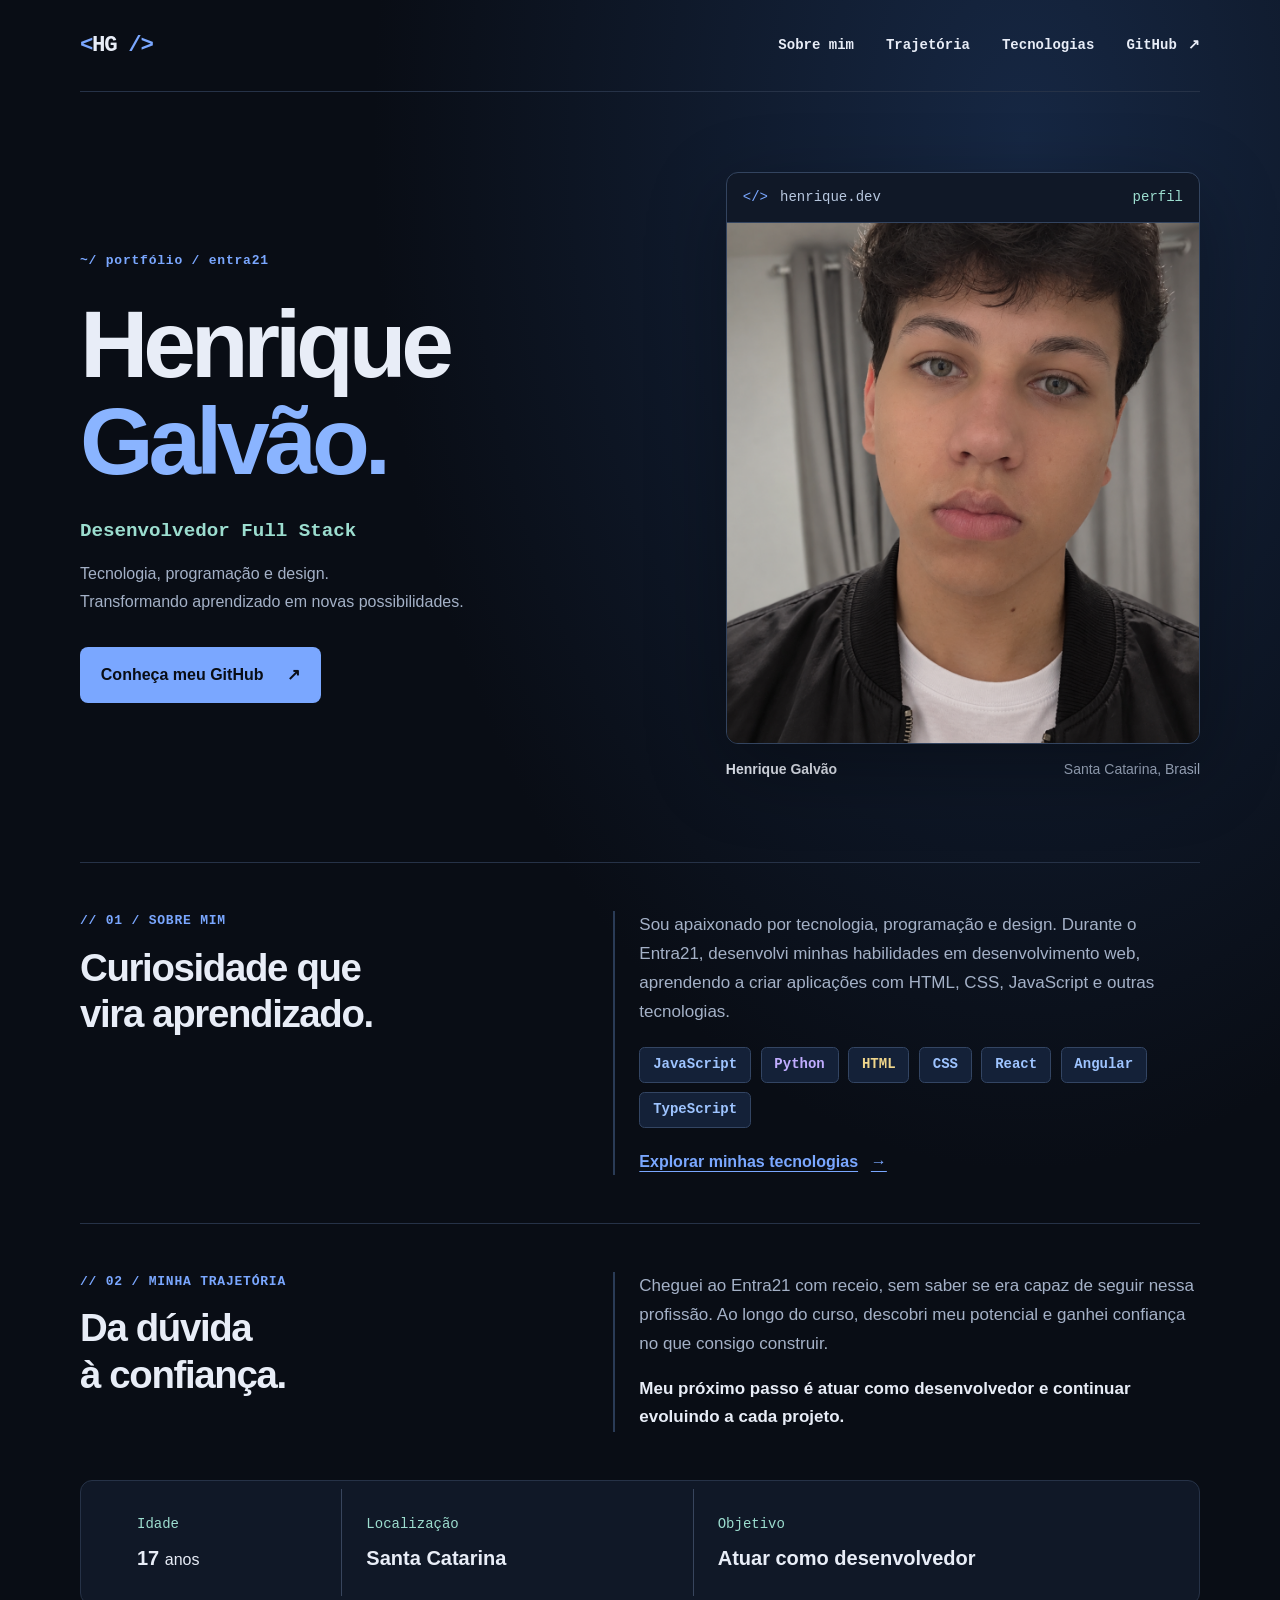
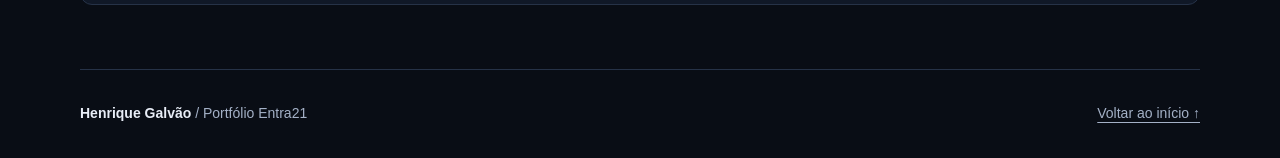
<file: index.html>
<!DOCTYPE html>
<html lang="pt-BR">
<head>
    <meta charset="UTF-8">
    <meta name="viewport" content="width=device-width, initial-scale=1.0">
    <meta name="description" content="Portfólio de Henrique Galvão, desenvolvedor Full Stack. Conheça minha trajetória no Entra21 e meu interesse por tecnologia, programação e design.">
    <meta name="theme-color" content="#090d15">
    <link rel="stylesheet" href="css/style.css">
    <title>Henrique Galvão | Desenvolvedor Full Stack</title>
    <script src="js/script.js" defer></script>
</head>
<body>
    <a class="skip-link" href="#conteudo">Pular para o conteúdo</a>
    <header class="header container">
        <a class="brand" href="#inicio" aria-label="Henrique Galvão — início"><span aria-hidden="true">&lt;</span>HG<span aria-hidden="true"> /&gt;</span></a>
        <nav aria-label="Navegação principal">
            <a href="#sobre">Sobre mim</a>
            <a href="#trajetoria">Trajetória</a>
            <a href="tecnologias.html">Tecnologias</a>
            <a class="nav-github" href="https://github.com/hericota" target="_blank" rel="noopener noreferrer">GitHub <span aria-hidden="true">↗</span><span class="sr-only"> (abre em nova aba)</span></a>
        </nav>
    </header>

    <main id="conteudo" class="container" tabindex="-1">
        <section class="hero" id="inicio" aria-labelledby="titulo">
            <div class="hero-copy">
                <p class="eyebrow"><span aria-hidden="true">~/</span> portfólio / entra21</p>
                <h1 id="titulo">Henrique<br><span>Galvão.</span></h1>
                <p class="role">Desenvolvedor Full Stack</p>
                <p class="intro">Tecnologia, programação e design.<br>Transformando aprendizado em novas possibilidades.</p>
                <a class="button" href="https://github.com/hericota" target="_blank" rel="noopener noreferrer">Conheça meu GitHub <span aria-hidden="true">↗</span><span class="sr-only"> (abre em nova aba)</span></a>
            </div>
            <figure class="portrait">
                <div class="portrait-frame" data-spotlight>
                    <div class="editor-bar" aria-hidden="true"><span class="editor-mark">&lt;/&gt;</span><span>henrique.dev</span><span class="editor-format">perfil</span></div>
                    <img src="img/perfil.jpeg" alt="Henrique Galvão" class="foto" fetchpriority="high">
                </div>
                <figcaption><span>Henrique Galvão</span><span>Santa Catarina, Brasil</span></figcaption>
            </figure>
        </section>

        <section class="about section" id="sobre" aria-labelledby="sobre-titulo">
            <div class="section-heading">
                <p class="eyebrow"><span aria-hidden="true">// </span>01 / SOBRE MIM</p>
                <h2 id="sobre-titulo">Curiosidade que<br>vira aprendizado.</h2>
            </div>
            <div class="section-copy">
                <p>Sou apaixonado por tecnologia, programação e design. Durante o Entra21, desenvolvi minhas habilidades em desenvolvimento web, aprendendo a criar aplicações com HTML, CSS, JavaScript e outras tecnologias.</p>
                <ul class="skills" aria-label="Tecnologias que estudo"><li>JavaScript</li><li>Python</li><li>HTML</li><li>CSS</li><li>React</li><li>Angular</li><li>TypeScript</li></ul>
                <a class="text-link" href="tecnologias.html">Explorar minhas tecnologias <span aria-hidden="true">→</span></a>
            </div>
        </section>

        <section class="journey section" id="trajetoria" aria-labelledby="trajetoria-titulo">
            <div class="section-heading">
                <p class="eyebrow"><span aria-hidden="true">// </span>02 / MINHA TRAJETÓRIA</p>
                <h2 id="trajetoria-titulo">Da dúvida<br>à confiança.</h2>
            </div>
            <div class="section-copy">
                <p>Cheguei ao Entra21 com receio, sem saber se era capaz de seguir nessa profissão. Ao longo do curso, descobri meu potencial e ganhei confiança no que consigo construir.</p>
                <p class="journey-goal">Meu próximo passo é atuar como desenvolvedor e continuar evoluindo a cada projeto.</p>
            </div>
        </section>

        <dl class="info" aria-label="Informações pessoais">
            <div class="info-card"><dt>Idade</dt><dd>17 <span>anos</span></dd></div>
            <div class="info-card"><dt>Localização</dt><dd>Santa Catarina</dd></div>
            <div class="info-card"><dt>Objetivo</dt><dd>Atuar como desenvolvedor</dd></div>
        </dl>
    </main>

    <footer class="footer container">
        <p>Henrique Galvão <span> / Portfólio Entra21</span></p>
        <a href="#inicio">Voltar ao início <span aria-hidden="true">↑</span></a>
    </footer>
</body>
</html>
</file>
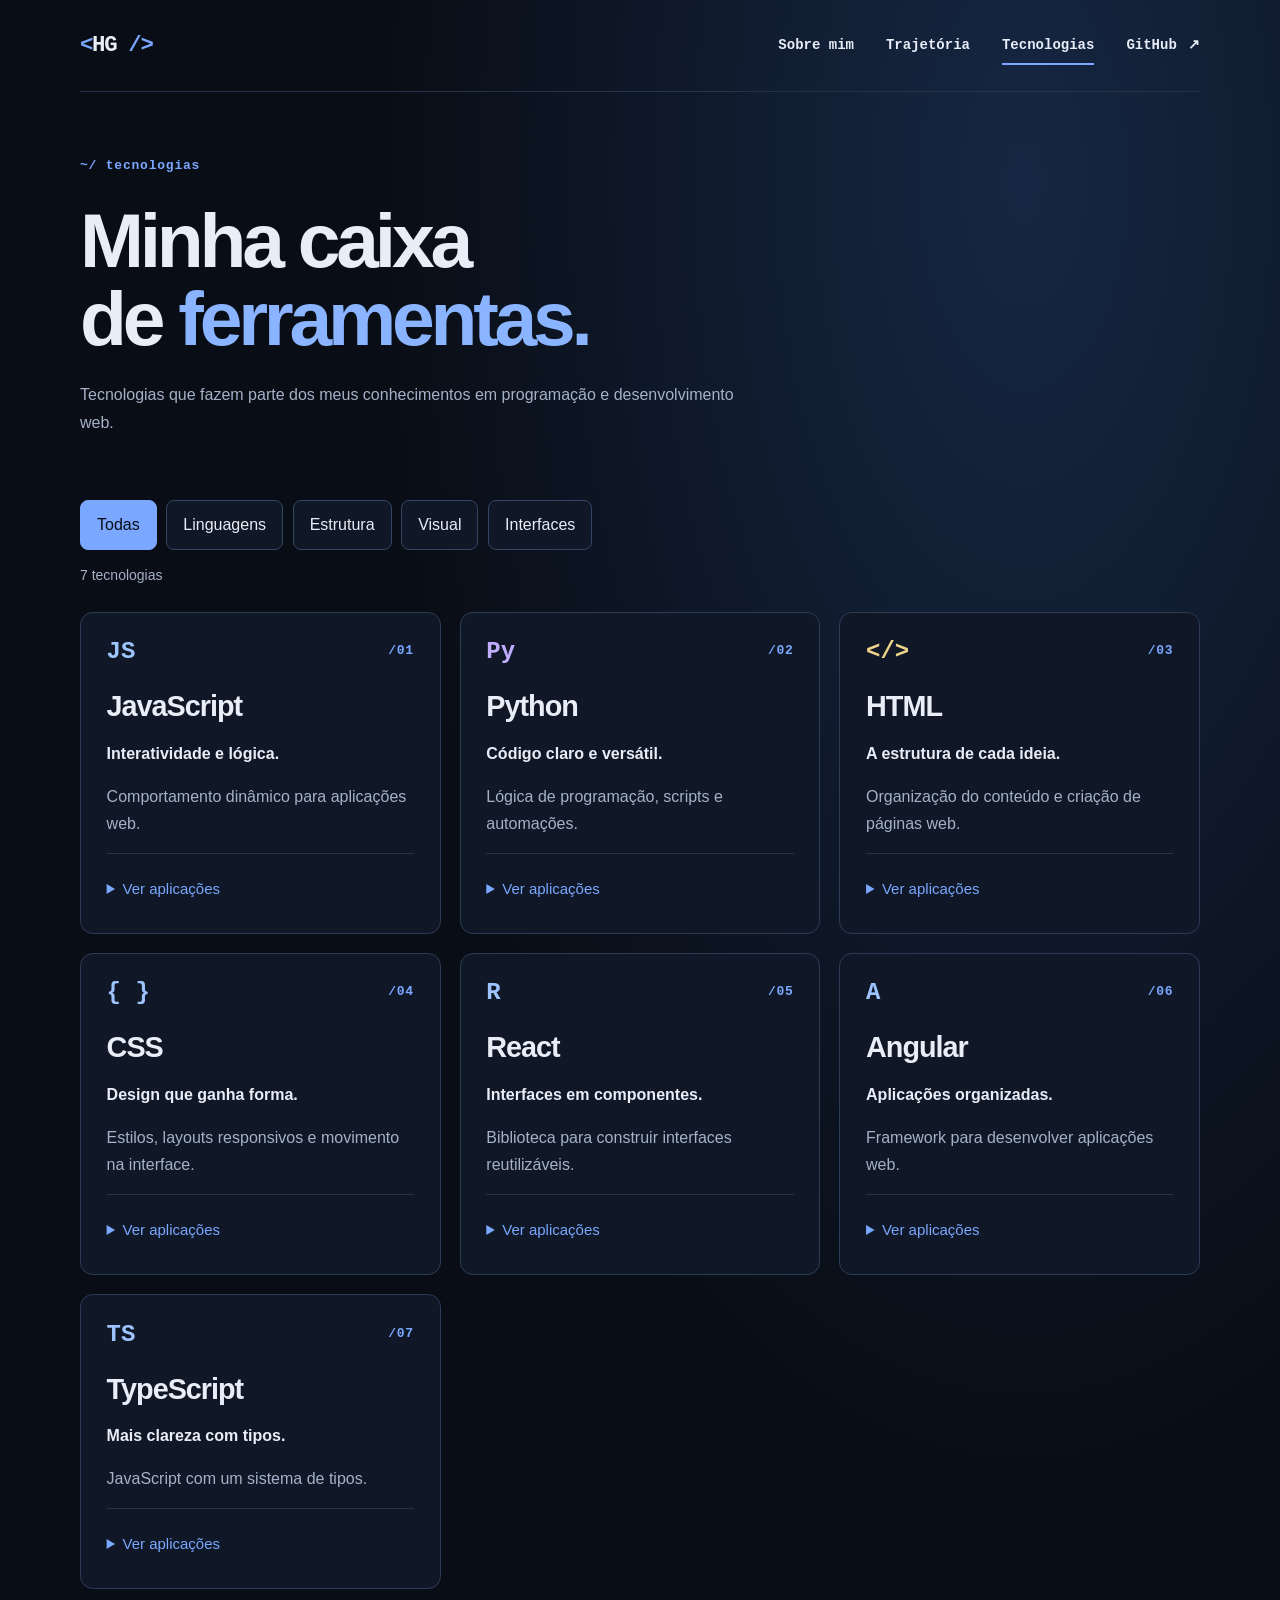
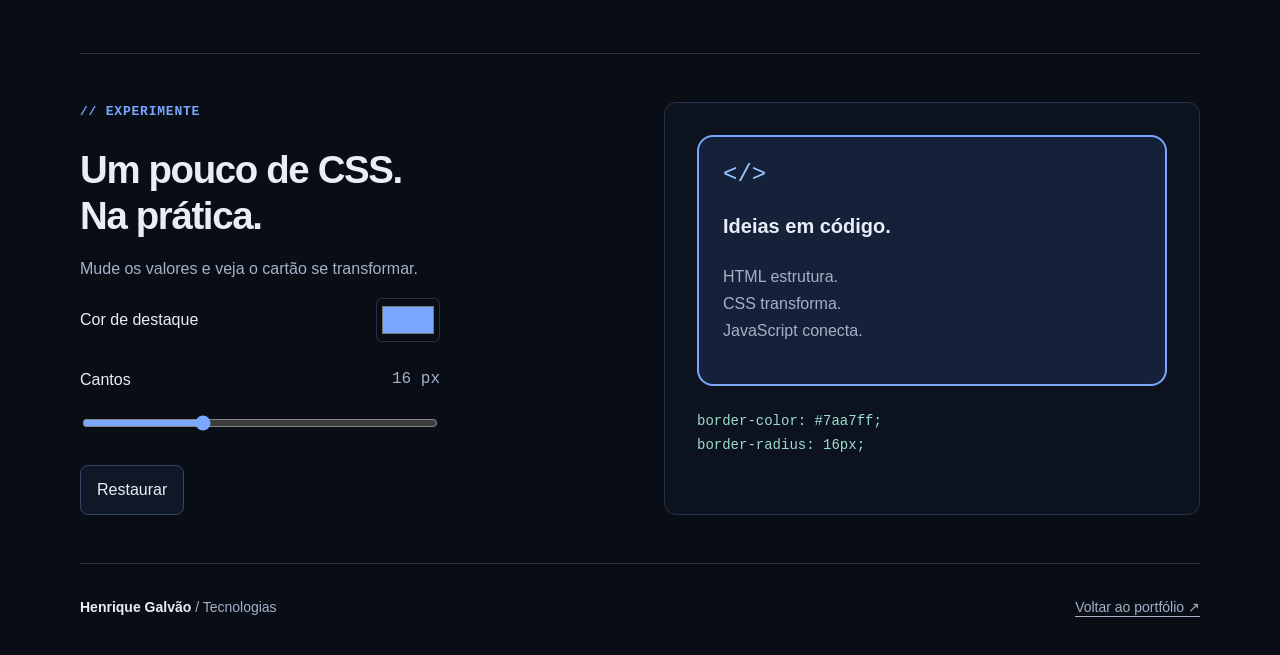
<file: tecnologias.html>
<!DOCTYPE html>
<html lang="pt-BR">
<head>
    <meta charset="UTF-8">
    <meta name="viewport" content="width=device-width, initial-scale=1.0">
    <meta name="description" content="Portfólio de Henrique Galvão, desenvolvedor Full Stack. Conheça minha trajetória no Entra21 e meu interesse por tecnologia, programação e design.">
    <meta name="theme-color" content="#090d15">
    <link rel="stylesheet" href="css/style.css">
    <title>Tecnologias | Henrique Galvão</title>
    <script src="js/script.js" defer></script>
</head>
<body>
    <a class="skip-link" href="#conteudo">Pular para o conteúdo</a>
    <header class="header container">
        <a class="brand" href="index.html#inicio" aria-label="Henrique Galvão — início"><span aria-hidden="true">&lt;</span>HG<span aria-hidden="true"> /&gt;</span></a>
        <nav aria-label="Navegação principal">
            <a href="index.html#sobre">Sobre mim</a>
            <a href="index.html#trajetoria">Trajetória</a>
            <a href="tecnologias.html" aria-current="page">Tecnologias</a>
            <a class="nav-github" href="https://github.com/hericota" target="_blank" rel="noopener noreferrer">GitHub <span aria-hidden="true">↗</span><span class="sr-only"> (abre em nova aba)</span></a>
        </nav>
    </header>

    <main id="conteudo" class="container" tabindex="-1">
 <section class="tech-intro"><p class="eyebrow">~/ tecnologias</p><h1>Minha caixa<br>de <span>ferramentas.</span></h1><p class="intro">Tecnologias que fazem parte dos meus conhecimentos em programação e desenvolvimento web.</p></section>
 <section aria-label="Tecnologias">
 <div class="filters" role="group" aria-label="Filtrar tecnologias" hidden><button type="button" data-filter="all" aria-pressed="true">Todas</button><button type="button" data-filter="linguagens" aria-pressed="false">Linguagens</button><button type="button" data-filter="estrutura" aria-pressed="false">Estrutura</button><button type="button" data-filter="visual" aria-pressed="false">Visual</button><button type="button" data-filter="interfaces" aria-pressed="false">Interfaces</button></div>
 <p id="filter-result" class="result-count" role="status" aria-live="polite" hidden>7 tecnologias</p>
 <div class="tech-grid"><article class="tech-card" data-category="linguagens" data-spotlight><div class="tech-top"><span class="tech-symbol" aria-hidden="true">JS</span><span class="eyebrow">/01</span></div><h2>JavaScript</h2><h3>Interatividade e lógica.</h3><p>Comportamento dinâmico para aplicações web.</p><details><summary>Ver aplicações</summary><p>Eventos, manipulação de elementos da página e atualização de conteúdo.</p></details></article>
<article class="tech-card" data-category="linguagens" data-spotlight><div class="tech-top"><span class="tech-symbol" aria-hidden="true">Py</span><span class="eyebrow">/02</span></div><h2>Python</h2><h3>Código claro e versátil.</h3><p>Lógica de programação, scripts e automações.</p><details><summary>Ver aplicações</summary><p>Organização de funções, processamento de informações e automação de tarefas.</p></details></article>
<article class="tech-card" data-category="estrutura" data-spotlight><div class="tech-top"><span class="tech-symbol" aria-hidden="true">&lt;/&gt;</span><span class="eyebrow">/03</span></div><h2>HTML</h2><h3>A estrutura de cada ideia.</h3><p>Organização do conteúdo e criação de páginas web.</p><details><summary>Ver aplicações</summary><p>Seções semânticas, formulários, navegação e conteúdo acessível.</p></details></article>
<article class="tech-card" data-category="visual" data-spotlight><div class="tech-top"><span class="tech-symbol" aria-hidden="true">{ }</span><span class="eyebrow">/04</span></div><h2>CSS</h2><h3>Design que ganha forma.</h3><p>Estilos, layouts responsivos e movimento na interface.</p><details><summary>Ver aplicações</summary><p>Grid, Flexbox, adaptação para celular e efeitos de interação.</p></details></article>
<article class="tech-card" data-category="interfaces" data-spotlight><div class="tech-top"><span class="tech-symbol" aria-hidden="true">R</span><span class="eyebrow">/05</span></div><h2>React</h2><h3>Interfaces em componentes.</h3><p>Biblioteca para construir interfaces reutilizáveis.</p><details><summary>Ver aplicações</summary><p>Composição de componentes, propriedades e estado da interface.</p></details></article>
<article class="tech-card" data-category="interfaces" data-spotlight><div class="tech-top"><span class="tech-symbol" aria-hidden="true">A</span><span class="eyebrow">/06</span></div><h2>Angular</h2><h3>Aplicações organizadas.</h3><p>Framework para desenvolver aplicações web.</p><details><summary>Ver aplicações</summary><p>Componentes, serviços, formulários e organização da aplicação.</p></details></article>
<article class="tech-card" data-category="linguagens" data-spotlight><div class="tech-top"><span class="tech-symbol" aria-hidden="true">TS</span><span class="eyebrow">/07</span></div><h2>TypeScript</h2><h3>Mais clareza com tipos.</h3><p>JavaScript com um sistema de tipos.</p><details><summary>Ver aplicações</summary><p>Tipos, interfaces e verificação de dados durante o desenvolvimento.</p></details></article></div></section>
 <section class="playground" aria-labelledby="lab-title" hidden>
 <div><p class="eyebrow">// EXPERIMENTE</p><h2 id="lab-title">Um pouco de CSS.<br>Na prática.</h2><p class="intro">Mude os valores e veja o cartão se transformar.</p>
 <div class="lab-controls"><label for="accent">Cor de destaque <input type="color" id="accent" value="#7aa7ff"></label><label for="radius">Cantos <output id="radius-value" for="radius">16 px</output><input type="range" id="radius" min="0" max="48" value="16"></label><button type="button" id="reset-demo">Restaurar</button></div></div>
 <div class="demo-area"><div class="demo-card" id="demo-card"><span aria-hidden="true">&lt;/&gt;</span><h3>Ideias em código.</h3><p>HTML estrutura.<br>CSS transforma.<br>JavaScript conecta.</p></div><pre aria-label="CSS do exemplo"><code id="demo-code">border-color: #7aa7ff;
border-radius: 16px;</code></pre></div>
 </section></main>
 <footer class="footer container"><p>Henrique Galvão <span>/ Tecnologias</span></p><a href="index.html">Voltar ao portfólio <span aria-hidden="true">↗</span></a></footer></body></html>
</file>
<file: css/style.css>
:root {
    color-scheme: dark;
    --ink: #e8edf7;
    --muted: #a4b1c7;
    --blue: #7aa7ff;
    --line: #263247;
    --paper: #090d15;
    --font: "Segoe UI", Arial, Helvetica, sans-serif;
}

* { box-sizing: border-box; }
html { scroll-behavior: smooth; scroll-padding-top: 2rem; }
body { margin: 0; background: radial-gradient(ellipse at 80% 8%, #162743 0, transparent 45%), var(--paper); color: var(--ink); font-family: var(--font); font-size: 1rem; line-height: 1.7; }
a { color: inherit; text-underline-offset: .25em; }
a, img { -webkit-tap-highlight-color: transparent; }
a:focus-visible { outline: 3px solid var(--blue); outline-offset: 6px; border-radius: 3px; }
::selection { background: #284e85; color: #ffffff; }
.container { width: min(1120px, calc(100% - 4rem)); margin-inline: auto; }
.skip-link { position: fixed; top: .75rem; left: 1rem; padding: .6rem 1rem; background: #18243a; color: white; z-index: 10; transform: translateY(-180%); }
.skip-link:focus { transform: translateY(0); }
.sr-only { position: absolute; width: 1px; height: 1px; padding: 0; margin: -1px; overflow: hidden; clip-path: inset(50%); white-space: nowrap; border: 0; }

.header { display: flex; align-items: center; justify-content: space-between; gap: 1.5rem; padding-block: 1.6rem; border-bottom: 1px solid var(--line); }
.brand { font-size: 1.8rem; font-weight: 800; letter-spacing: -.06em; text-decoration: none; }
.brand span { color: var(--blue); }
nav { display: flex; align-items: center; flex-wrap: wrap; gap: 2rem; }
nav a { font-size: .9375rem; font-weight: 600; text-decoration: none; transition: color .2s; }
nav a:hover { color: var(--blue); }
.nav-github { display: inline-flex; align-items: center; gap: .7rem; }

.hero { display: grid; grid-template-columns: 1.2fr 1fr; align-items: center; gap: clamp(2rem, 6vw, 6rem); padding-block: 5rem; }
.eyebrow { margin: 0 0 1.5rem; color: var(--blue); font-size: .8125rem; font-weight: 700; letter-spacing: .14em; line-height: 1.6; }
h1 { margin: 0; font-size: clamp(3.5rem, 7.4vw, 6rem); line-height: 1.02; font-weight: 750; letter-spacing: -.055em; }
h1 span { color: var(--blue); }
.role { margin: 1.6rem 0 .8rem; font-size: clamp(1.125rem, 2vw, 1.4rem); font-weight: 600; }
.intro { color: var(--muted); margin: 0 0 2rem; }
.button { display: inline-flex; align-items: center; justify-content: center; gap: 1.5rem; padding: .9rem 1.3rem; border-radius: .5rem; background: var(--blue); color: #090d15; font-weight: 600; text-decoration: none; transition: background .2s, transform .2s; }
.button:hover { background: #a2c2ff; transform: translateY(-2px); }
.portrait { margin: 0; min-width: 0; }
.portrait-frame { padding: 0; overflow: hidden; border: 1px solid #33445f; border-radius: .75rem; background: #101827; box-shadow: 0 24px 80px #00000055; }
.foto { display: block; width: 100%; aspect-ratio: 1 / 1.1; object-fit: cover; border-radius: 0; }
figcaption { display: flex; justify-content: space-between; flex-wrap: wrap; gap: .25rem 1rem; margin-top: .9rem; font-size: .875rem; color: var(--muted); }
figcaption span:first-child { color: var(--ink); font-weight: 600; }

.section { display: grid; grid-template-columns: 1fr 1.25fr; gap: 4rem; padding-block: 3rem; border-top: 1px solid var(--line); scroll-margin-top: 1rem; }
.section .eyebrow { margin-bottom: .8rem; }
h2 { margin: 0; font-size: clamp(1.8rem, 3vw, 2.5rem); font-weight: 650; line-height: 1.2; letter-spacing: -.035em; }
.section-copy p { margin: 0; color: var(--muted); font-size: 1.0625rem; }
.skills { display: flex; flex-wrap: wrap; gap: .6rem; padding: 0; margin: 1.3rem 0 0; list-style: none; }
.skills li { padding: .3rem .8rem; border: 1px solid #334563; border-radius: .35rem; color: #9ec4ff; background: #142138; font-size: .875rem; font-weight: 600; }
.section-copy .journey-goal { color: var(--ink); margin-top: 1rem; font-weight: 600; }
.info { display: grid; grid-template-columns: .65fr 1fr 1.35fr; margin: 0 0 4rem; padding: .5rem 2rem; border-radius: .75rem; background: #101827; color: var(--ink); border: 1px solid var(--line); }
.info-card { padding: 1.5rem; }
.info-card + .info-card { border-left: 1px solid #38455d; }
dt { color: #bac9e4; font-size: .875rem; margin-bottom: .45rem; }
dd { margin: 0; font-size: 1.25rem; font-weight: 600; line-height: 1.4; }
dd span { font-size: 1rem; font-weight: 400; }
.footer { display: flex; justify-content: space-between; align-items: center; gap: 1rem; border-top: 1px solid var(--line); padding-block: 1.5rem; font-size: .875rem; }
.footer p { margin: 0; font-weight: 600; }
.footer p span { color: var(--muted); font-weight: 400; }
.footer a { padding-block: .5rem; color: var(--muted); }

/* Editor-inspired accents; keep body copy in a readable sans-serif. */
.brand, nav, .eyebrow, .role, .skills, dt, .editor-bar {
    font-family: "SFMono-Regular", Consolas, "Liberation Mono", monospace;
}
.brand { font-size: 1.4rem; white-space: nowrap; }
nav a { font-size: .875rem; }
.eyebrow { letter-spacing: .06em; }
.role { color: #9cddcf; font-size: clamp(1rem, 1.8vw, 1.2rem); }
h1 span { color: #8ab4ff; }
.editor-bar { display: flex; align-items: center; gap: .75rem; padding: .8rem 1rem; border-bottom: 1px solid #33445f; color: #b7c7df; font-size: .875rem; }
.editor-mark { color: #7aa7ff; }
.editor-format { margin-left: auto; color: #9cddcf; }
.skills li:nth-child(2) { color: #c1adff; }
.skills li:nth-child(3) { color: #efd58b; }
.section-copy { border-left: 2px solid #2a3b56; padding-left: 1.5rem; }
dt { color: #9cddcf; }
@media (max-width: 760px) {
    .container { width: calc(100% - 2.5rem); }
    .header { gap: 1rem; padding-block: 1rem; }
    nav { gap: 1rem; }
    .hero { grid-template-columns: 1fr; gap: 2.5rem; padding-block: 3rem; }
    h1 { font-size: clamp(3.5rem, 12vw, 5.5rem); }
    .portrait { width: min(100%, 380px); justify-self: center; }
    .section { grid-template-columns: 1fr; gap: 1.5rem; padding-block: 2.25rem; }
    .section h2 br { display: none; }
    .info { grid-template-columns: 1fr; padding: .5rem 1.5rem; margin-bottom: 2.5rem; }
    .info-card { padding: 1.15rem 0; }
    .info-card + .info-card { border-left: 0; border-top: 1px solid #38455d; }
    .footer { align-items: flex-start; flex-direction: column; }
}
@media (max-width: 380px) {
    .header { flex-wrap: wrap; }
    nav { width: 100%; justify-content: space-between; gap: .5rem; }
    .button { gap: 1rem; padding-inline: 1rem; }
}
@media (prefers-reduced-motion: reduce) {
    html { scroll-behavior: auto; }
    *, *::before, *::after { animation: none !important; transition: none !important; }
}

/* Interactive surfaces share the portfolio's dark editor theme. */
[hidden] { display: none !important; }
button, input { font: inherit; }
button { cursor: pointer; }
button:focus-visible, input:focus-visible, summary:focus-visible { outline: 3px solid var(--blue); outline-offset: 5px; }
nav a { position: relative; padding-block: .5rem; }
nav a::after { content: ""; position: absolute; inset: auto 0 0; height: 2px; background: var(--blue); transform: scaleX(0); transform-origin: left; transition: transform .2s; }
nav a:hover::after, nav a:focus-visible::after, nav a[aria-current]::after { transform: scaleX(1); }
.text-link { display: inline-flex; gap: .8rem; margin-top: 1.25rem; color: var(--blue); font-weight: 600; }
.text-link span, .button span[aria-hidden] { transition: transform .2s; }
.text-link:hover span, .button:hover span[aria-hidden] { transform: translateX(4px); }
[data-spotlight] { position: relative; isolation: isolate; }
[data-spotlight]::after { content: ""; pointer-events: none; position: absolute; inset: 0; z-index: 1; border-radius: inherit; opacity: 0; background: radial-gradient(260px circle at var(--mx, 50%) var(--my, 50%), #7aa7ff20, transparent 80%); transition: opacity .25s; }
[data-spotlight]:focus-within::after { opacity: 1; }
.tech-intro { padding-block: 4rem 2rem; }
.tech-intro h1 { font-size: clamp(2.7rem, 6vw, 4.8rem); }
.tech-intro .intro { margin-top: 1.5rem; max-width: 42rem; }
.filters { display: flex; flex-wrap: wrap; gap: .6rem; }
.filters button, #reset-demo { background: #101827; border: 1px solid #334563; border-radius: .5rem; color: var(--ink); padding: .65rem 1rem; min-height: 44px; }
.filters button[aria-pressed="true"] { background: var(--blue); color: var(--paper); border-color: var(--blue); }
.result-count { color: var(--muted); font-size: .875rem; }
.tech-grid { display: grid; grid-template-columns: repeat(3, minmax(0, 1fr)); gap: 1.2rem; margin-block: 1.5rem 4rem; align-items: start; }
.tech-card { padding: 1.6rem; border: 1px solid #2c3c55; border-radius: .8rem; background: #101827; transition: transform .25s, border-color .25s, box-shadow .25s; }
.tech-top { display: flex; align-items: center; justify-content: space-between; margin-bottom: 1.5rem; }
.tech-top .eyebrow { margin: 0; }
.tech-symbol { font: 700 1.5rem Consolas, monospace; color: #9ec4ff; }
.tech-card:nth-child(2) .tech-symbol { color: #c1adff; }
.tech-card:nth-child(3) .tech-symbol { color: #efd58b; }
.tech-card h2 { font-size: 1.8rem; }
.tech-card h3 { font-size: 1rem; font-weight: 600; }
.tech-card p { color: var(--muted); }
.tech-card details { border-top: 1px solid var(--line); padding-top: 1rem; }
summary { cursor: pointer; color: var(--blue); padding-block: .35rem; font-size: .9375rem; }
.playground { display: grid; grid-template-columns: 1fr 1fr; gap: 3rem; padding-block: 3rem; border-top: 1px solid var(--line); }
.playground .intro { margin-block: 1rem; }
.lab-controls { max-width: 360px; }
.lab-controls label { display: flex; flex-wrap: wrap; align-items: center; justify-content: space-between; gap: .75rem; margin-bottom: 1.5rem; }
input[type="range"] { width: 100%; accent-color: var(--blue); min-height: 32px; }
input[type="color"] { width: 64px; height: 44px; padding: .2rem; border: 1px solid var(--line); border-radius: .35rem; background: var(--paper); cursor: pointer; }
output { font-family: Consolas, monospace; color: var(--muted); }
.demo-area { min-width: 0; padding: 2rem; border: 1px solid var(--line); background: #0c121e; border-radius: .75rem; }
.demo-card { padding: 1.5rem; border: 2px solid #7aa7ff; border-radius: 16px; background: #142138; transition: border-radius .15s, border-color .15s; }
.demo-card > span { font: 1.5rem Consolas, monospace; color: #9ec4ff; }
.demo-card h3 { font-size: 1.25rem; }
.demo-card p { color: var(--muted); }
pre { white-space: pre-wrap; overflow-wrap: anywhere; color: #9cddcf; font-size: .875rem; margin: 1.5rem 0 0; }
@media (hover: hover) and (pointer: fine) {
 [data-spotlight]:hover::after { opacity: 1; }
 .tech-card:hover { transform: translateY(-5px); border-color: #7aa7ff; box-shadow: 0 16px 40px #0005; }
 .skills li { transition: transform .2s, border-color .2s; }
 .skills li:hover { transform: translateY(-3px); border-color: var(--blue); }
 .info-card:hover { background: #162238; }
}
@media (max-width: 900px) { .header { flex-wrap: wrap; } .tech-grid { grid-template-columns: 1fr; } .playground { grid-template-columns: 1fr; } }
@media (max-width: 400px) { .demo-area { padding: 1rem; } .tech-intro h1 { font-size: 2.5rem; } }
@media (prefers-reduced-motion: reduce) { .tech-card:hover, .skills li:hover, .button:hover, .text-link:hover span, .button:hover span[aria-hidden] { transform: none; } }
</file>
